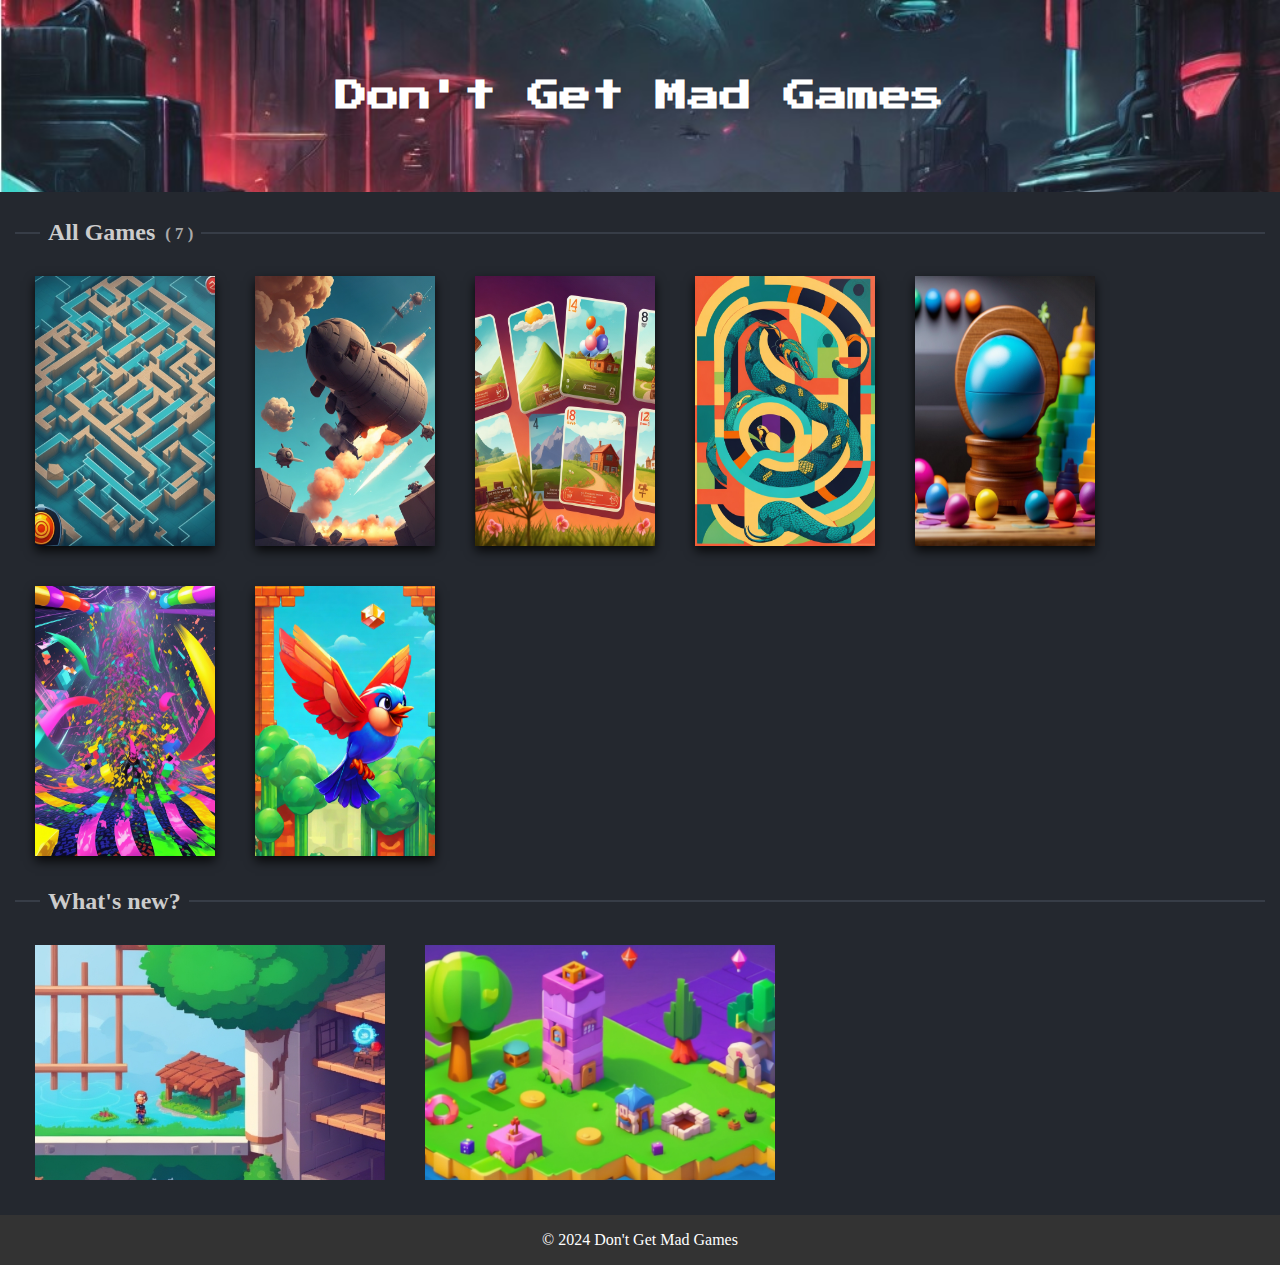
<file: index.html>
<!DOCTYPE html>
<html lang="en">

<head>
	<meta charset="UTF-8">
	<meta http-equiv="X-UA-Compatible" content="IE=edge">
	<meta name="viewport" content="width=device-width, initial-scale=1.0">
	<link rel="stylesheet" href="https://fonts.googleapis.com/css2?family=Press+Start+2P&display=swap">
	<link rel="stylesheet" href="style.css">
	<link rel="stylesheet" href="cards.css">
	<title>Don't Get Mad</title>
</head>
<style>
   header {
		font-family: 'Press Start 2P', cursive;
    }
  </style>
<body>
	<header>
		<h1><a href='index.html'>Don't Get Mad Games</a></h1>
	</header>

	<div class="wrapper">
		<h2><strong>All Games<span>( 7 )</span></strong></h2>
		<div class="cards">
			<a href="mazeGame/mazeGame.html">
				<figure class="card">
					<img src="images/mazegame.jpg" />
					<figcaption>Maze Game</figcaption>
				</figure>
			</a>
			<a href="BombsGame/BombsGame.html">
				<figure class="card">
					<img src="images/bombgame.jpg" />
					<figcaption>Escape The Bombs</figcaption>
				</figure>
			</a>
			<a href="MemoryGame/index.html">
				<figure class="card">
					<img src="images/memorycards.jpg" />
					<figcaption>Memory Master</figcaption>
				</figure>
			</a>
			<a href="SnakeGame/index.html">
				<figure class="card">
					<img src="images/snakegame.jpg" />
					<figcaption>Snake Game</figcaption>
				</figure>
			</a>
			<a href="ColorFrenzyGame/ColorFrenzy.html">
				<figure class="card">
					<img src="images/color-frenzy.jpg" />
					<figcaption>Color Frenzy Game</figcaption>
				</figure>
			</a>
			<a href="ColorShiftGame/index.html">
				<figure class="card">
					<img src="images/colorshifting.jpg" />
					<figcaption>Color Shift Game</figcaption>
				</figure>
			</a>
			<a href="FlappyBirdGame/index.html">
				<figure class="card">
					<img src="images/flappybg.jpg" />
					<figcaption>Flappy Bird Game</figcaption>
				</figure>
			</a>


		</div>
		<h2><strong>What's new?</strong></h2>
		<div class="news">
			<a href="article1.html">
				<figure class="article">
					<img src="images/article1.jpg" />
					<figcaption>
						<h3>The Allure of Small Web Games: A Brief Exploration of Casual Gaming</h3>
						<p>
							In the vast landscape of online entertainment, small web games have carved out a unique
							niche,
							captivating audiences with their simplicity, accessibility, and addictive gameplay.
						</p>
					</figcaption>
				</figure>
			</a>
			<a href="article2.html">
				<figure class="article">
					<img src="images/article2.jpg" />
					<figcaption>
						<h3>The Charm of Small Web Games: A Glimpse into JavaScript-Powered Fun</h3>
						<p>
							What makes these games particularly enchanting is not just their size but the magic woven by
							technologies like JavaScript, turning simple web pages into interactive playgrounds.
						</p>
					</figcaption>
				</figure>
			</a>
		</div>
	</div>


	<footer>
		<p>&copy; 2024 Don't Get Mad Games</p>
	</footer>

</body>

</html>
</file>
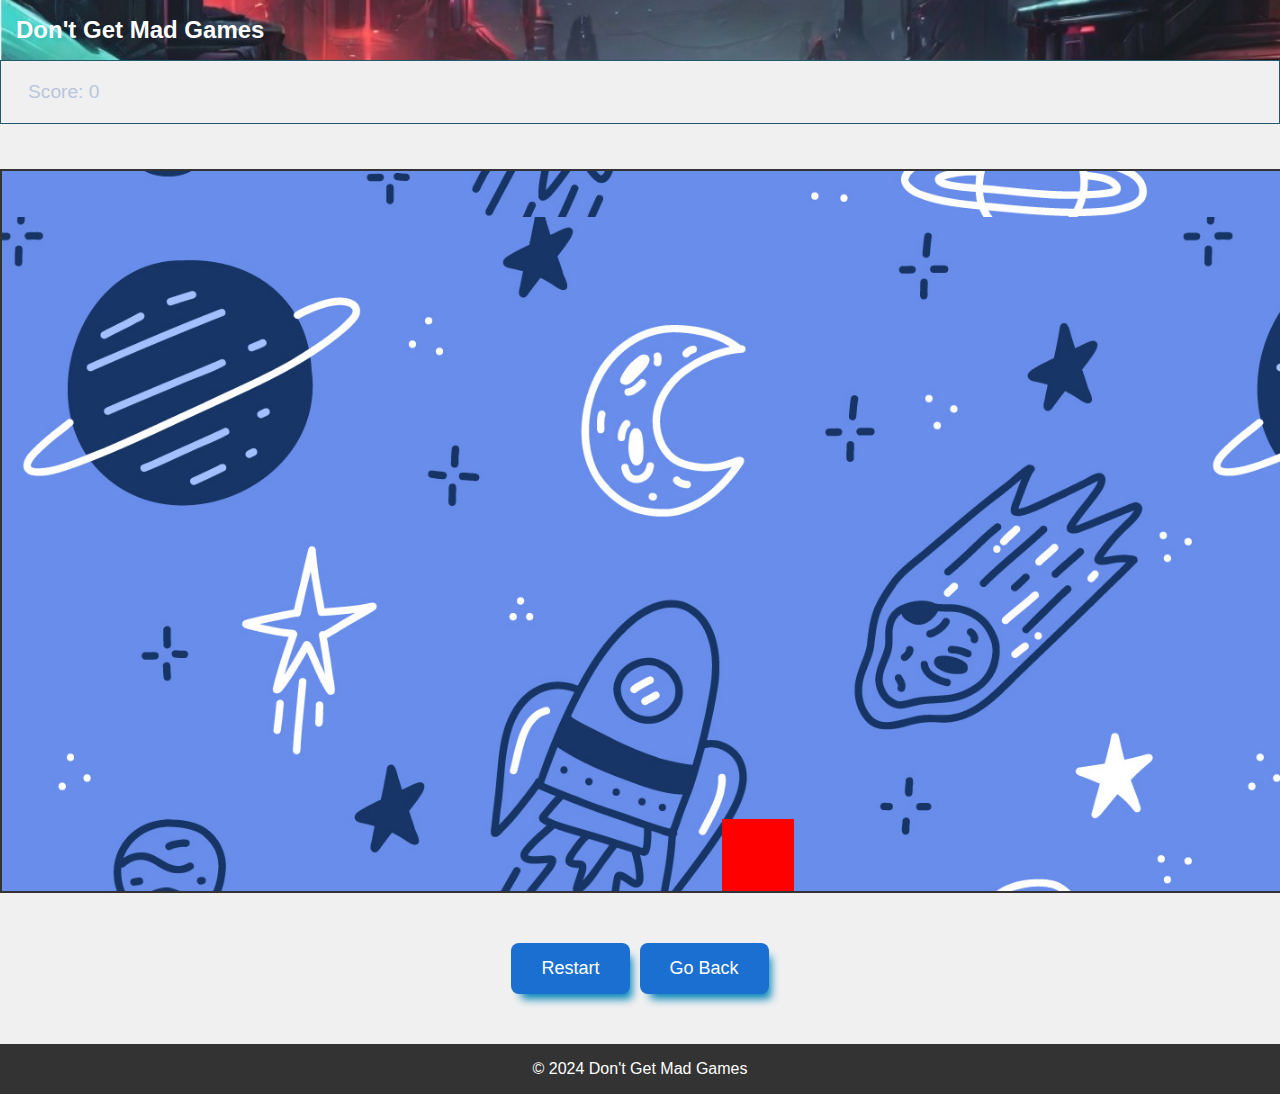
<file: ColorShiftGame/index.html>
<!DOCTYPE html>
<html lang="en">
<head>
  <meta charset="UTF-8">
  <meta name="viewport" content="width=device-width, initial-scale=1.0">
  <link rel="stylesheet" href="style.css">
  <title>Color Shift Game</title>
</head>
<body>
  <header>
    <h1><a href='../index.html'>Don't Get Mad Games</a></h1>
</header>
<span class="score">Score: 0</span>
  <div id="game-container">
    <div id="background"></div>
    <div id="background2"></div>
    <div id="player-square"></div>
    <div id="target-square"></div>
  </div>
  <div class="buttons">
    <button id="restart-btn">Restart</button>
      <button id="back-btn"><a href="../index.html">Go Back</a></button>
    </div>
  <footer>
    <p>&copy; 2024 Don't Get Mad Games</p>
</footer>

  <script>
    document.addEventListener('DOMContentLoaded', () => {
      const parallaxBg1 = document.getElementById('background');
      const parallaxBg2 = document.getElementById('background2');
      let scrollPosition = 0;

      function scrollBackground() {
        scrollPosition += 1;
        parallaxBg1.style.transform = `translate3d(0, ${scrollPosition}px, 0)`;
        parallaxBg2.style.transform = `translate3d(0, ${scrollPosition}px, 0)`; 

       
        if (scrollPosition >= parallaxBg1.clientHeight) {
          scrollPosition = 0;
        }

        requestAnimationFrame(scrollBackground);
      }

     
      scrollBackground();
    });
  </script>

  <script src="script.js"></script>

</body>
</html>
</file>
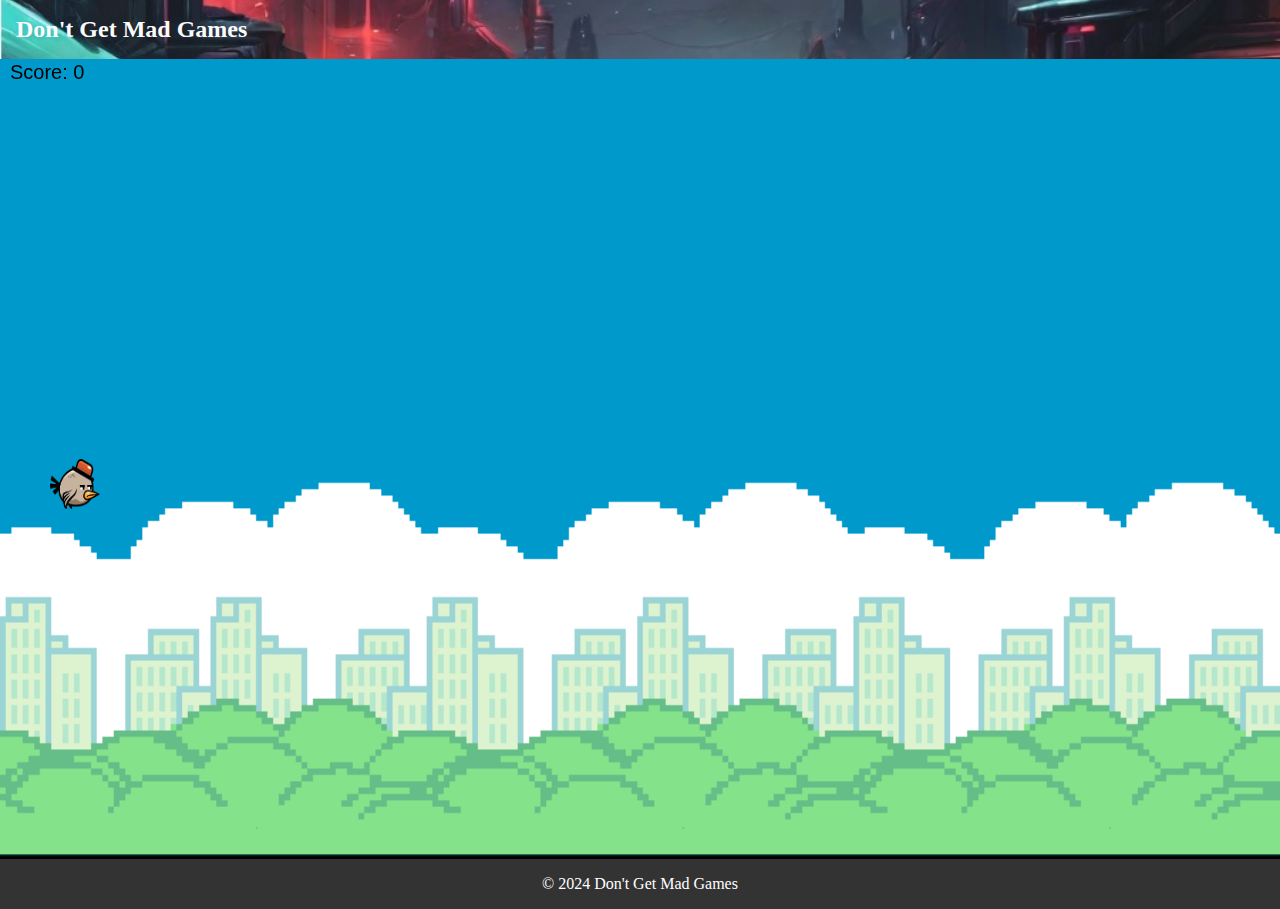
<file: FlappyBirdGame/index.html>
<!DOCTYPE html>
<html lang="en">
<head>
  <meta charset="UTF-8">
  <meta name="viewport" content="width=device-width, initial-scale=1.0">
  <title>Flappy Bird</title>
  <link rel="stylesheet" href="style.css">
</head>
<body>
    <header class="header">
        <h1><a href='../index.html'>Don't Get Mad Games</a></h1>
    </header>
  <canvas id="flappyBirdCanvas"></canvas>
  <div id="gameOverScreen" class="game-over-screen" style="display: none;">
    <h1>Game Over!</h1>
    <p id="finalScore">Your score is: <span id="scoreValue">0</span></p>
    <button id="restartButton">Restart</button>
    <button id="back-btn"><a href="../index.html">Go Back</a></button>
  </div>
  <footer>
    <p>&copy; 2024 Don't Get Mad Games</p>
</footer>
  <script src="script.js"></script>
</body>
</html>
</file>
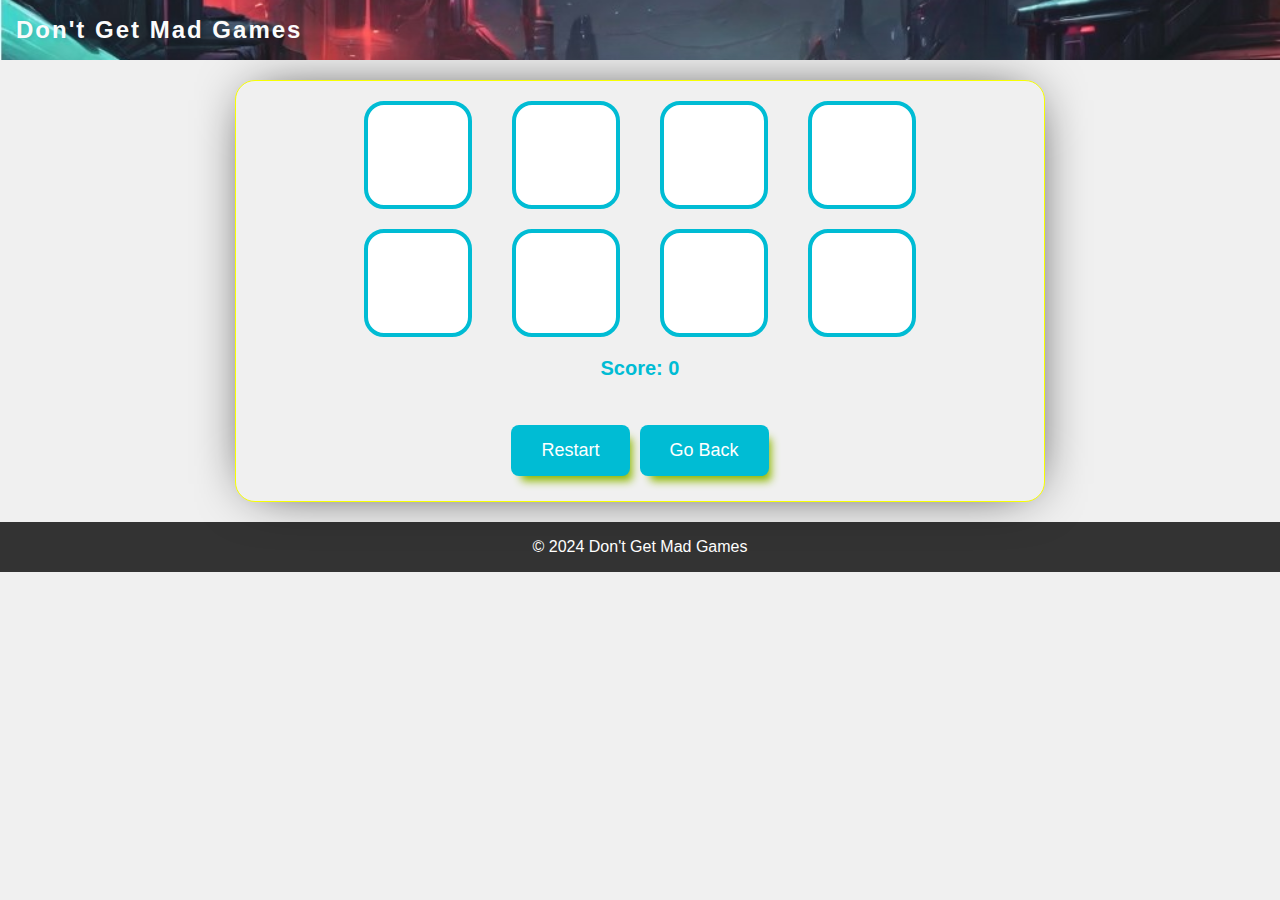
<file: MemoryGame/index.html>
<!DOCTYPE html>
<html lang="en">

<head>
	<meta charset="UTF-8">
	<meta http-equiv="X-UA-Compatible" content="IE=edge">
	<meta name="viewport" content="width=device-width, initial-scale=1.0">
	<link rel="stylesheet" href="style.css">
	<title>Don't Get Mad</title>
</head>

<body>
	<header class="header">
        <h1><a href='../index.html'>Don't Get Mad Games</a></h1>
    </header>

	<section id="game3">
		<div id="sequence-container"></div>
		<div id="player-container">
			<!-- First Row -->
			<div class="block" id="block-0" data-color="0"></div>
			<div class="block" id="block-1" data-color="1"></div>
			<div class="block" id="block-2" data-color="2"></div>
			<div class="block" id="block-3" data-color="3"></div>

			<!-- Second Row -->
			<div class="block" id="block-4" data-color="0"></div>
			<div class="block" id="block-5" data-color="1"></div>
			<div class="block" id="block-6" data-color="2"></div>
			<div class="block" id="block-7" data-color="3"></div>

		</div>
		<div id="score-value">Score: 0</div>
		<div id="total-score"></div>
		<div class="buttons">
		<button id="restart-btn">Restart</button>
		<button id="back-btn"><a href="../index.html">Go Back</a></button>
	</div>
	</section>


	<footer>
		<p>&copy; 2024 Don't Get Mad Games</p>
	</footer>


	<script src="script.js"></script>
</body>

</html>
</file>
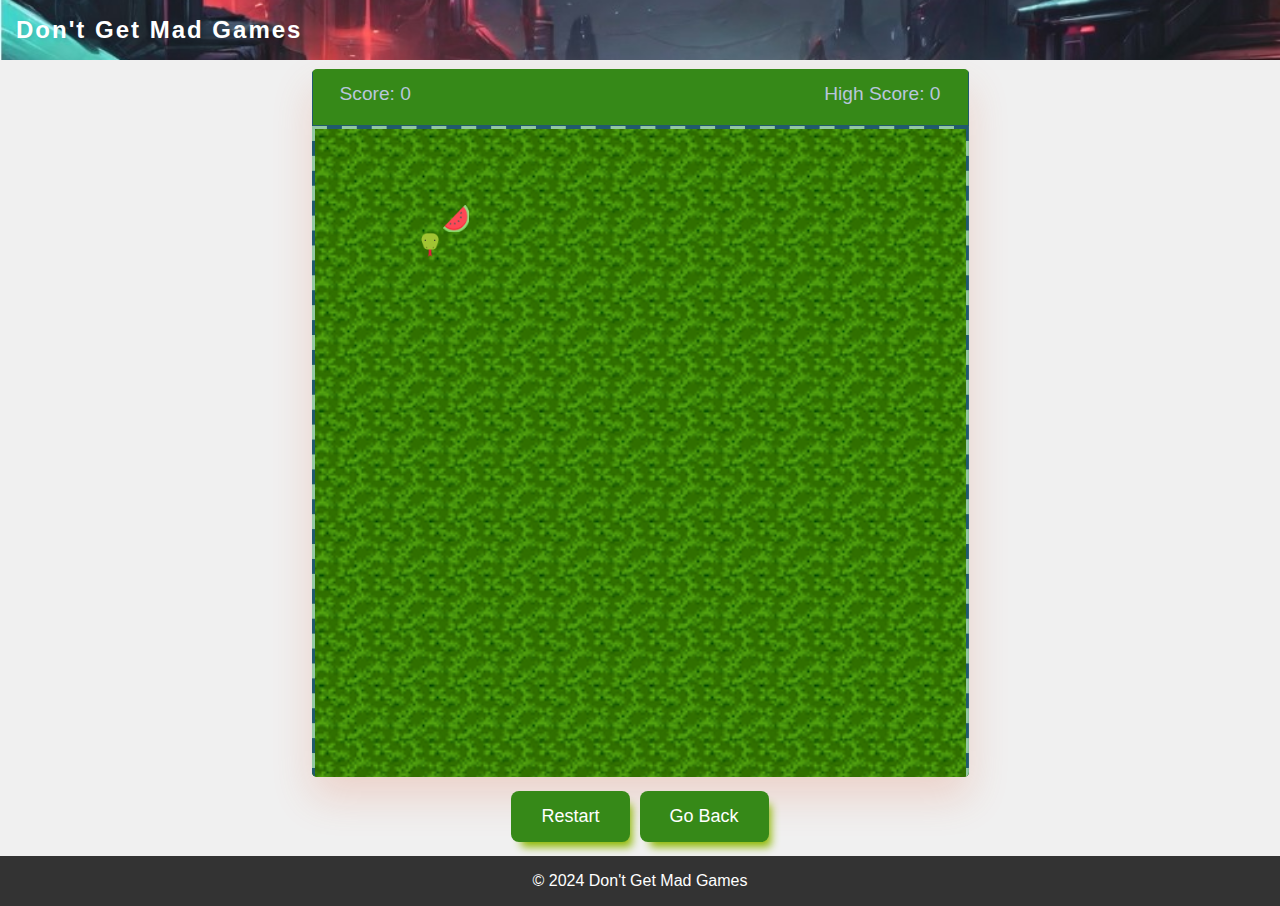
<file: SnakeGame/index.html>
<!DOCTYPE html>
<html lang="en" dir="ltr">
  <head>
    <meta charset="utf-8">
    <title>Snake Game</title>
    <link rel="stylesheet" href="style.css">
    <meta name="viewport" content="width=device-width, initial-scale=1.0">
    <link rel="stylesheet" href="https://cdnjs.cloudflare.com/ajax/libs/font-awesome/6.3.0/css/all.min.css">
    <script src="script.js" defer></script>
  </head>
  <body>
    <header class="header">
      <h1><a href='../index.html'>Don't Get Mad Games</a></h1>
  </header>
  <div class="container">
    <div class="wrapper">
      <div class="game-details">
        <span class="score">Score: 0</span>
        <span class="high-score">High Score: 0</span>
      </div>
      <div class="play-board"></div>
      <div class="controls">
        <i data-key="ArrowLeft" class="fa-solid fa-arrow-left-long"></i>
        <i data-key="ArrowUp" class="fa-solid fa-arrow-up-long"></i>
        <i data-key="ArrowRight" class="fa-solid fa-arrow-right-long"></i>
        <i data-key="ArrowDown" class="fa-solid fa-arrow-down-long"></i>
      </div>
    </div>
  </div>
  <div class="buttons">
  <button id="restart-btn">Restart</button>
		<button id="back-btn"><a href="../index.html">Go Back</a></button>
  </div>
  <footer>
		<p>&copy; 2024 Don't Get Mad Games</p>
	</footer>
  </body>
</html>
</file>
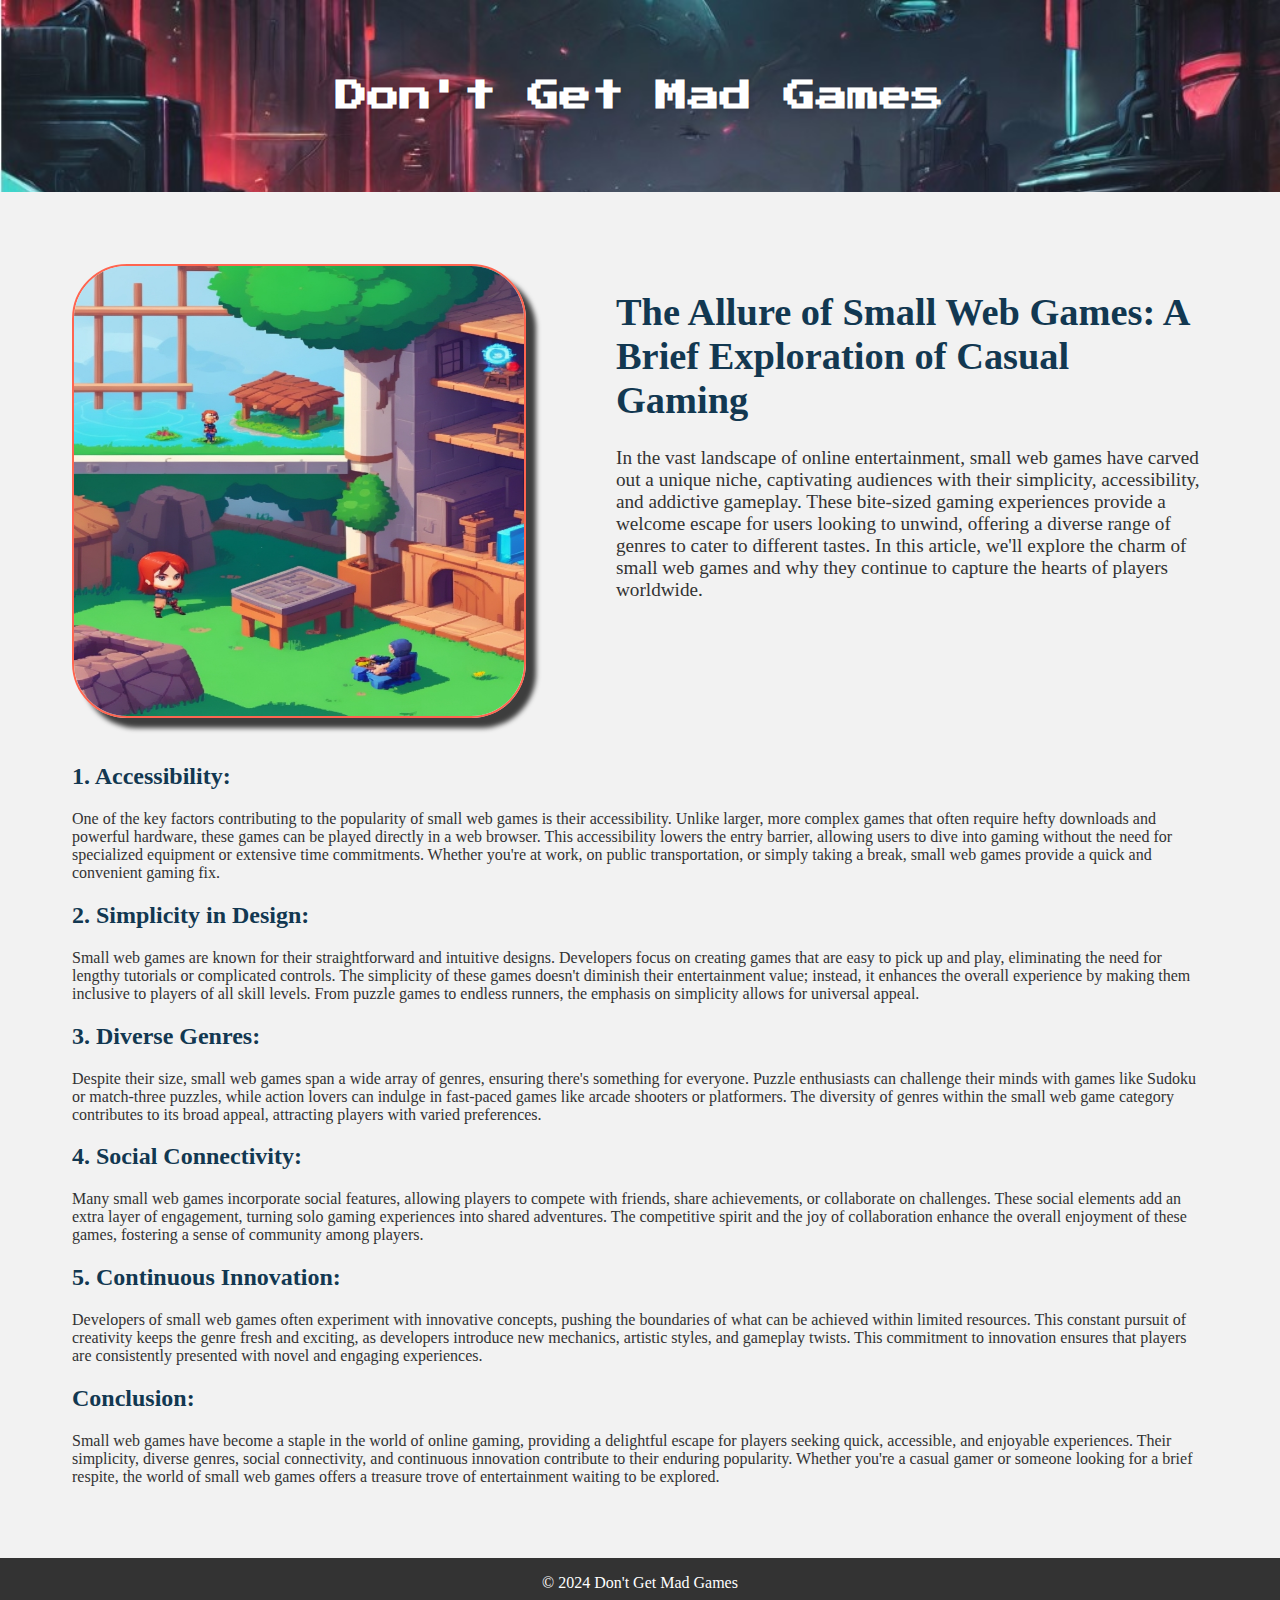
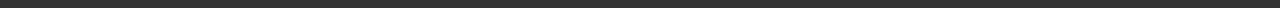
<file: article1.html>
<!DOCTYPE html>
<html lang="en">

<head>
    <meta charset="UTF-8">
    <meta http-equiv="X-UA-Compatible" content="IE=edge">
    <meta name="viewport" content="width=device-width, initial-scale=1.0">
    <link rel="stylesheet" href="https://fonts.googleapis.com/css2?family=Press+Start+2P&display=swap">
    <link rel="stylesheet" href="style.css">
    <title>The Allure of Small Web Games: A Brief Exploration of Casual Gaming</title>

</head>
<style>
    header {
         font-family: 'Press Start 2P', cursive;
     }
   </style>
<body>
    <header>
        <h1><a href='index.html'>Don't Get Mad Games</a></h1>
    </header>
    <div class="container-article">
        <div class="hero">
        <img src="images/article1.jpg" class="article-image"/>
        <div class="item1">
    <h1>The Allure of Small Web Games: A Brief Exploration of Casual Gaming</h1>
    <p >In the vast landscape of online entertainment, small web games have carved out a unique niche, 
        captivating audiences with their simplicity, accessibility, and addictive gameplay. These bite-sized 
        gaming experiences provide a welcome escape for users looking to unwind, offering a diverse range of 
        genres to cater to different tastes. In this article, we'll explore the charm of small web games and 
        why they continue to capture the hearts of players worldwide.</p>
    </div>
</div>
    <h2>1. Accessibility:</h2>
    <p>One of the key factors contributing to the popularity of small web games is their accessibility. 
        Unlike larger, more complex games that often require hefty downloads and powerful hardware, these 
        games can be played directly in a web browser. This accessibility lowers the entry barrier, allowing 
        users to dive into gaming without the need for specialized equipment or extensive time commitments. 
        Whether you're at work, on public transportation, or simply taking a break, small web games provide 
        a quick and convenient gaming fix.</p>

    <h2>2. Simplicity in Design:</h2>
    <p>Small web games are known for their straightforward and intuitive designs. Developers focus on 
        creating games that are easy to pick up and play, eliminating the need for lengthy tutorials or complicated controls. 
        The simplicity of these games doesn't diminish their entertainment value; instead, it enhances the overall experience 
        by making them inclusive to players of all skill levels. From puzzle games to endless runners, the emphasis on simplicity 
        allows for universal appeal.</p>

    <h2>3. Diverse Genres:</h2>
    <p>Despite their size, small web games span a wide array of genres, ensuring there's something for everyone. Puzzle 
        enthusiasts can challenge their minds with games like Sudoku or match-three puzzles, while action lovers can 
        indulge in fast-paced games like arcade shooters or platformers. The diversity of genres within the small web 
        game category contributes to its broad appeal, attracting players with varied preferences.</p>

    <h2>4. Social Connectivity:</h2>
    <p>Many small web games incorporate social features, allowing players to compete with friends, share achievements, 
        or collaborate on challenges. These social elements add an extra layer of engagement, turning solo gaming experiences 
        into shared adventures. The competitive spirit and the joy of collaboration enhance the overall enjoyment of these games, 
        fostering a sense of community among players.</p>

    <h2>5. Continuous Innovation:</h2>
    <p>Developers of small web games often experiment with innovative concepts, pushing the boundaries of what can be 
        achieved within limited resources. This constant pursuit of creativity keeps the genre fresh and exciting, as developers 
        introduce new mechanics, artistic styles, and gameplay twists. This commitment to innovation ensures that players are 
        consistently presented with novel and engaging experiences.</p>

    <h2>Conclusion:</h2>
    <p>Small web games have become a staple in the world of online gaming, providing a delightful escape for players seeking quick, 
        accessible, and enjoyable experiences. Their simplicity, diverse genres, social connectivity, and continuous innovation contribute 
        to their enduring popularity. Whether you're a casual gamer or someone looking for a brief respite, the world of small web 
        games offers a treasure trove of entertainment waiting to be explored.</p>
</div>
    <footer>
        <p>&copy; 2024 Don't Get Mad Games</p>
    </footer>
</body>

</html>
</file>
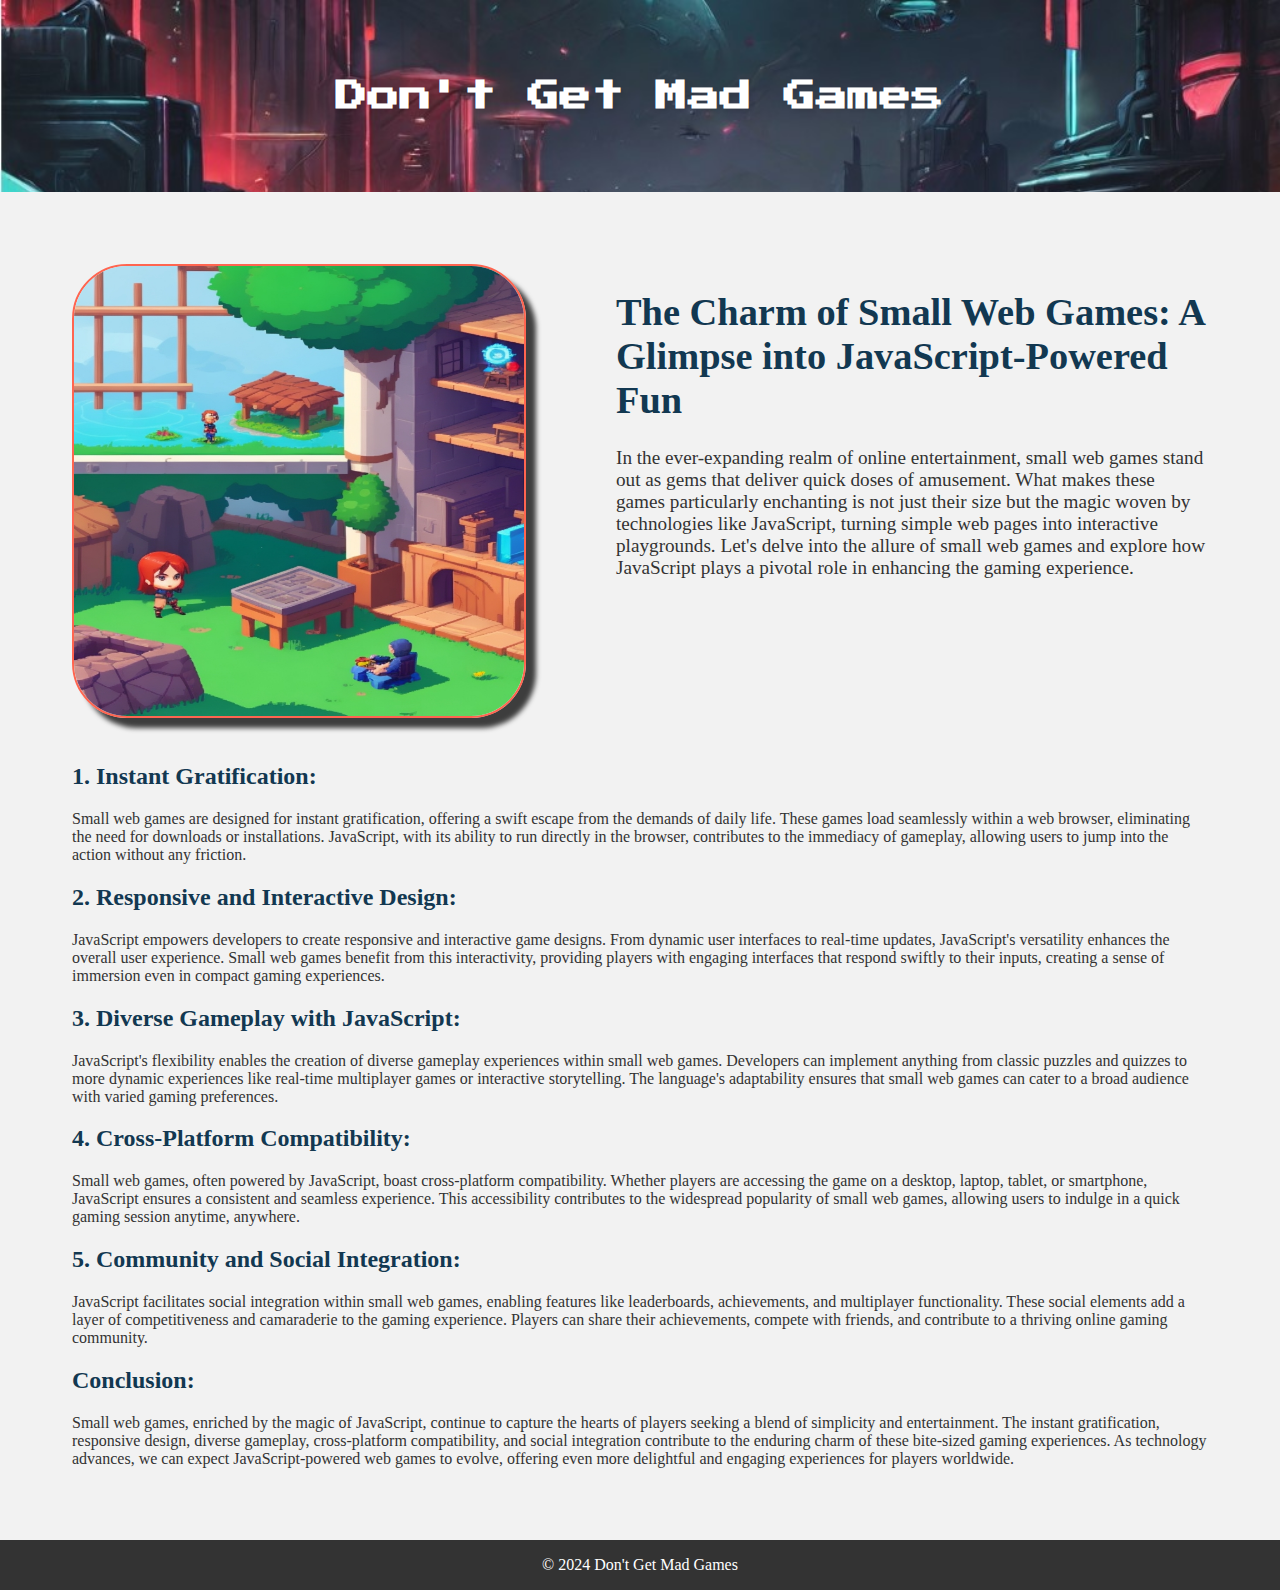
<file: article2.html>
<!DOCTYPE html>
<html lang="en">

<head>
    <meta charset="UTF-8">
    <meta http-equiv="X-UA-Compatible" content="IE=edge">
    <meta name="viewport" content="width=device-width, initial-scale=1.0">
    <link rel="stylesheet" href="https://fonts.googleapis.com/css2?family=Press+Start+2P&display=swap">
    <link rel="stylesheet" href="style.css">
    <title>The Charm of Small Web Games: A Glimpse into JavaScript-Powered Fun</title>

</head>
<style>
    header {
         font-family: 'Press Start 2P', cursive;
     }
   </style>
<body>
    <header >
        <h1><a href='index.html'>Don't Get Mad Games</a></h1>
    </header>
    <div class="container-article">
        <div class="hero">
            <img src="images/article1.jpg" class="article-image" />
            <div class="item1">
                <h1>The Charm of Small Web Games: A Glimpse into JavaScript-Powered Fun</h1>
                <p>In the ever-expanding realm of online entertainment, small web games stand out as gems that deliver
                    quick doses
                    of amusement. What makes these games particularly enchanting is not just their size but the magic
                    woven by
                    technologies like JavaScript, turning simple web pages into interactive playgrounds. Let's delve
                    into the
                    allure of small web games and explore how JavaScript plays a pivotal role in enhancing the gaming
                    experience.</p>
            </div>
        </div>

        <h2>1. Instant Gratification:</h2>
        <p>Small web games are designed for instant gratification, offering a swift escape from the demands of daily
            life. These games load seamlessly within a web browser, eliminating the need for downloads or installations.
            JavaScript, with its ability to run directly in the browser, contributes to the immediacy of gameplay,
            allowing
            users to jump into the action without any friction.</p>

        <h2>2. Responsive and Interactive Design:</h2>
        <p>JavaScript empowers developers to create responsive and interactive game designs.
            From dynamic user interfaces to real-time updates, JavaScript's versatility enhances
            the overall user experience. Small web games benefit from this interactivity, providing
            players with engaging interfaces that respond swiftly to their inputs, creating a sense of
            immersion even in compact gaming experiences.</p>

        <h2>3. Diverse Gameplay with JavaScript:</h2>
        <p>JavaScript's flexibility enables the creation of diverse gameplay experiences within small
            web games. Developers can implement anything from classic puzzles and quizzes to more dynamic
            experiences like real-time multiplayer games or interactive storytelling. The language's adaptability
            ensures that small web games can cater to a broad audience with varied gaming preferences.</p>

        <h2>4. Cross-Platform Compatibility:</h2>
        <p>Small web games, often powered by JavaScript, boast cross-platform compatibility. Whether players are
            accessing the game on a desktop, laptop, tablet, or smartphone, JavaScript ensures a consistent and
            seamless experience. This accessibility contributes to the widespread popularity of small web games,
            allowing users to indulge in a quick gaming session anytime, anywhere.</p>

        <h2>5. Community and Social Integration:</h2>
        <p>JavaScript facilitates social integration within small web games, enabling features like leaderboards,
            achievements, and multiplayer functionality. These social elements add a layer of competitiveness and
            camaraderie to the gaming experience. Players can share their achievements, compete with friends, and
            contribute to a thriving online gaming community.</p>

        <h2>Conclusion:</h2>
        <p>Small web games, enriched by the magic of JavaScript, continue to capture the hearts of players seeking a
            blend of simplicity and entertainment. The instant gratification, responsive design, diverse gameplay,
            cross-platform compatibility, and social integration contribute to the enduring charm of these bite-sized
            gaming experiences. As technology advances, we can expect JavaScript-powered web games to evolve, offering
            even more delightful and engaging experiences for players worldwide.</p>
    </div>
    <footer>
        <p>&copy; 2024 Don't Get Mad Games</p>
    </footer>
</body>

</html>
</file>
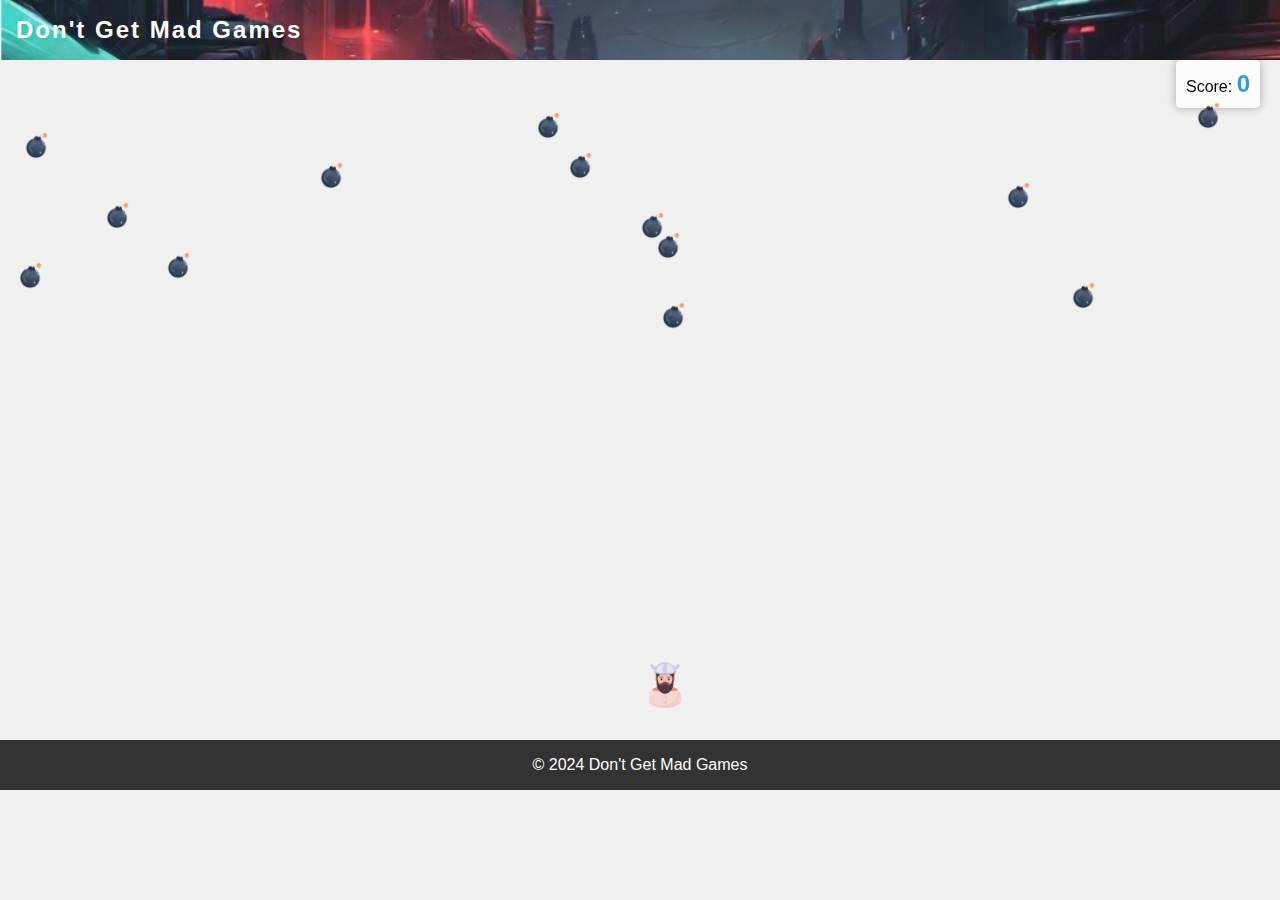
<file: BombsGame/BombsGame.html>
<!DOCTYPE html>
<html lang="en">

<head>

    <head>
        <meta charset="UTF-8">
        <meta http-equiv="X-UA-Compatible" content="IE=edge">
        <meta name="viewport" content="width=device-width, initial-scale=1.0">
        <link rel="stylesheet" href="style.css">

        <title>Don't Get Mad</title>
    </head>

<body>
    <header class="header">
        <h1><a href='../index.html'>Don't Get Mad Games</a></h1>
    </header>
    <section id="game">
        <div id="game-container">
            <div id="player-container">
                <div id="player"></div>
            </div>

            <div id="score-container">
                Score: <span id="score">0</span>
            </div>
        </div>
    </section>

    <section id="win-tab" style="display: none;">
        <div class="win-container">
            <h2>Congratulations! You Win!</h2>
            <p>Thanks for playing our game. You've reached the winning score!</p>
            <button id="restart-btn-win" class='glowing-btn'><span class='glowing-txt'>RE<span class='faulty-letter'>STA</span>RT</span></button>
            <img src="winner.gif" alt="Winner's Trophy" class="trophy-img">
            <button id="restart-btn-back" class='glowing-btn'><a href='../index.html'><span class='glowing-txt'>GO<span class='faulty-letter'> BA</span>CK</span></a></button>
        </div>
    </section>


    <footer>
        <p>&copy; 2024 Don't Get Mad Games</p>
    </footer>




    <script src="script.js"></script>

</body>

</html>
</file>
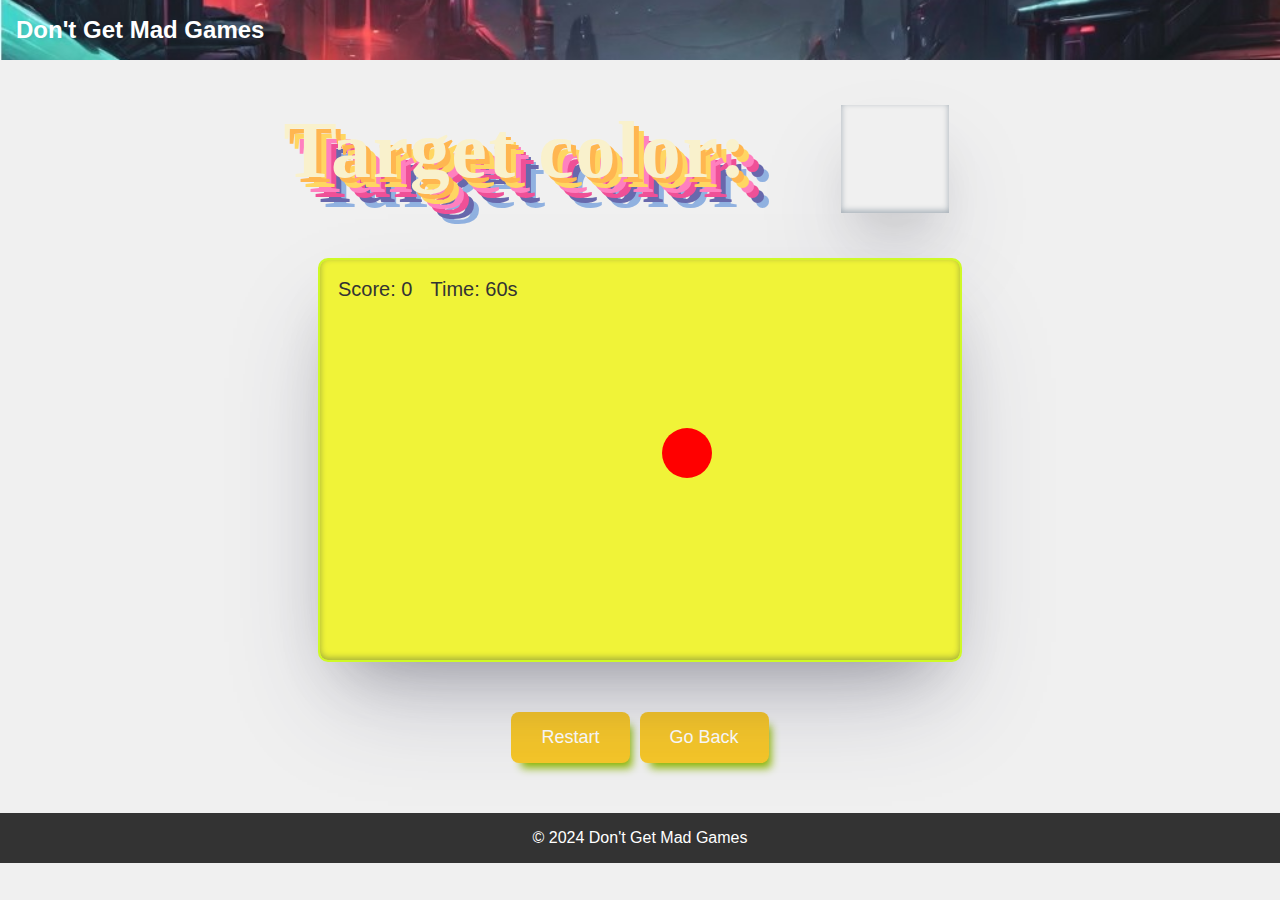
<file: ColorFrenzyGame/ColorFrenzy.html>
<!DOCTYPE html>
<html lang="en">

<head>
    <meta charset="UTF-8">
    <meta name="viewport" content="width=device-width, initial-scale=1.0">
    <title>Color Frenzy Challenge</title>
    <link rel="stylesheet" href="style.css">
</head>

<body>
    <header>
        <h1><a href='../index.html'>Don't Get Mad Games</a></h1>
    </header>

    <div class="header">
        <h1 class="header-text">Target color:</h1>
        <div id="target"></div>
    </div>

    <div id="game-container">
        <div id="moving-object"></div>
        <div id="score">Score: 0</div>
        <div id="timer">Time: 60s</div>
    </div>

    <div class="buttons">
        <button id="restart-btn">Restart</button>
        <button id="back-btn"><a href="../index.html">Go Back</a></button>
    </div>


    <!-- Game Over Modal -->
    <div id="game-over-modal" class="modal">
        <div class="modal-content">
            <span class="close" onclick="closeGameOverModal()">&times;</span>
            <p>Game Over! Your score: <span id="final-score">0</span></p>
            <button id="try-again-button">Try Again</button>
        </div>
    </div>



    <footer>
        <p>&copy; 2024 Don't Get Mad Games</p>
    </footer>
    <script src="script.js"></script>
</body>

</html>
</file>
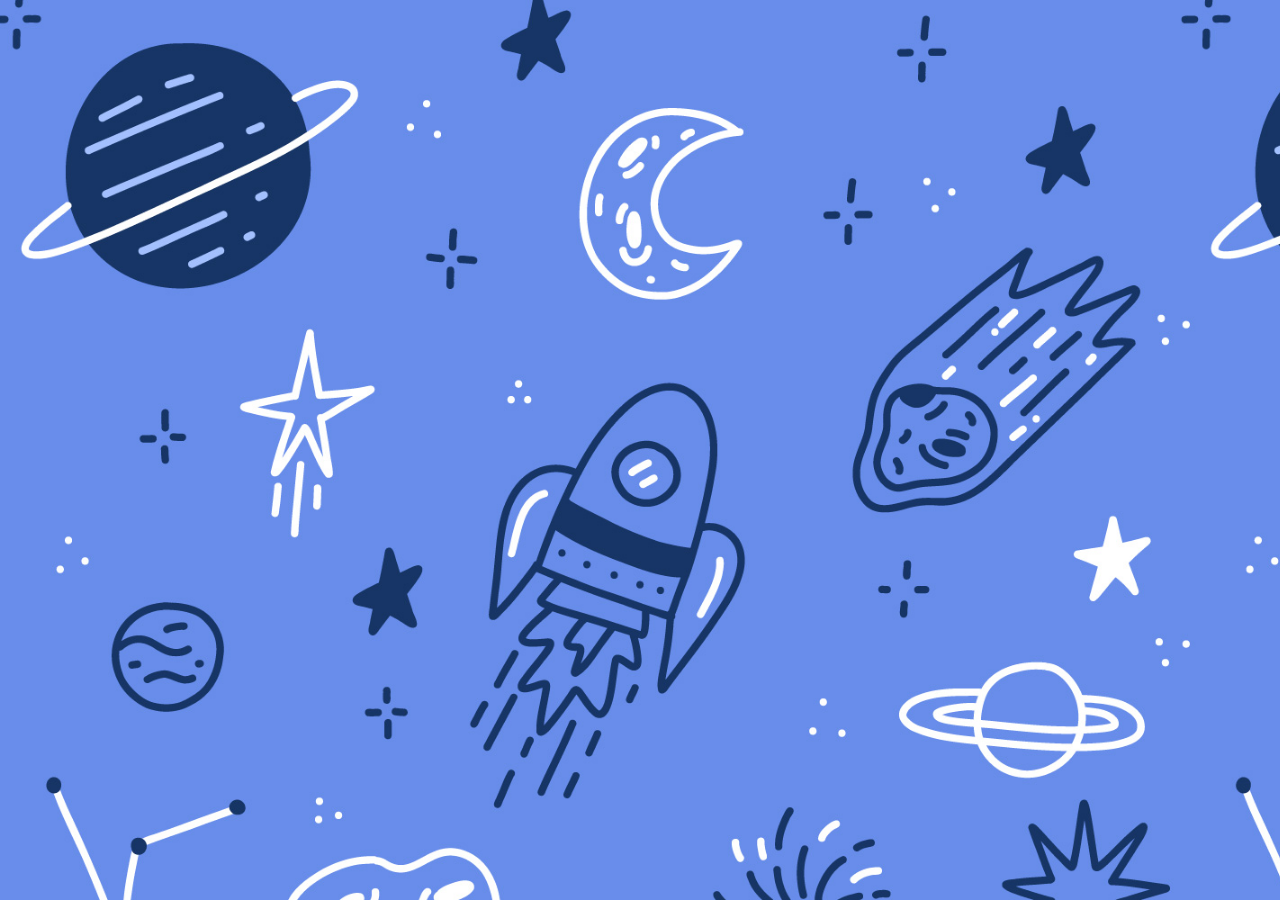
<file: ColorShiftGame/ff.html>
<!DOCTYPE html>
<html lang="en">
<head>
  <meta charset="UTF-8">
  <meta name="viewport" content="width=device-width, initial-scale=1.0">
  <style>
    body {
      margin: 0;
      overflow: hidden;
    }
    .parallax-container {
      width: 100%;
      height: 100vh; /* Adjust the height based on your needs */
      overflow: hidden;
      position: relative;
    }
    .parallax-bg {
      width: 100%;
      height: 200vh; /* Adjust the height based on your needs */
      background-image: url('bg1.jpg'); /* Replace with your actual image path */
      background-size: cover;
      position: absolute;
      top: 0;
      left: 0;
      transform: translateZ(0); /* Create a new stacking context to prevent jittering */
    }
  </style>
</head>
<body>
  <div class="parallax-container">
    <div class="parallax-bg"></div>
  </div>

  <script>
    // Wait for the DOM to be fully loaded
    document.addEventListener('DOMContentLoaded', () => {
      const parallaxContainer = document.querySelector('.parallax-container');
      const parallaxBg = document.querySelector('.parallax-bg');

      // Parallax effect on scroll
      window.addEventListener('scroll', () => {
        const scrollOffset = window.scrollY;
        parallaxBg.style.transform = `translate3d(0, -${scrollOffset * 0.5}px, 0)`;
      });
    });
  </script>
</body>
</html>
</file>
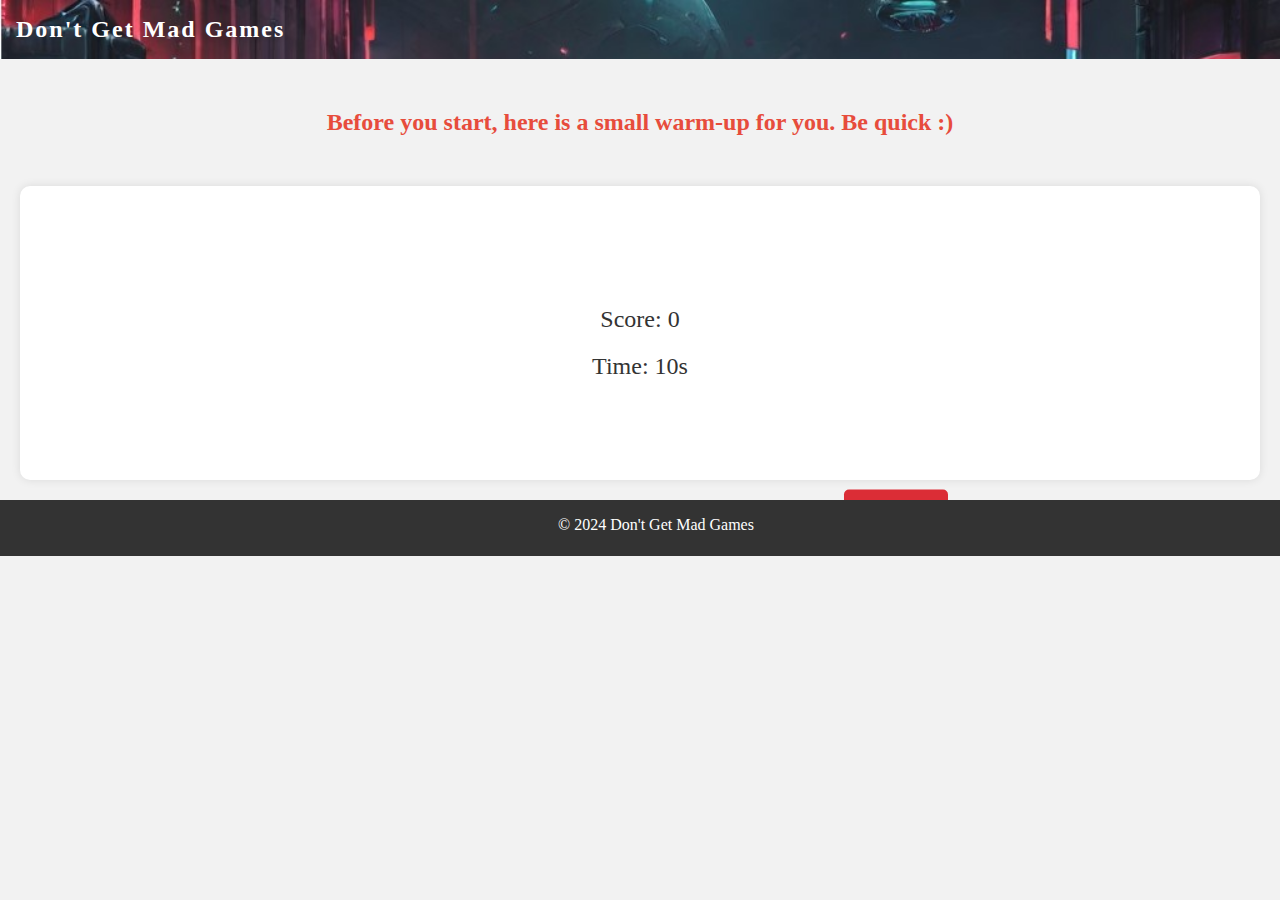
<file: mazeGame/mazeGame.html>
<!DOCTYPE html>
<html lang="en">

<head>
    <meta charset="UTF-8">
    <meta http-equiv="X-UA-Compatible" content="IE=edge">
    <meta name="viewport" content="width=device-width, initial-scale=1.0">
    <link rel="stylesheet" href="style.css">
    <link rel="stylesheet" href="../style.css">
    <title>Don't Get Mad</title>
</head>

<body>
    <div id="container">
    <header class="header">
        <h1><a href='../index.html'>Don't Get Mad Games</a></h1>
    </header>
    <h1 id="info">Before you start, here is a small warm-up for you. Be quick :)</h1>
    <section id="game-container" class="game-section">
        <button id="click-btn" onclick="handleClick()">Click me!</button>
        <div id="score"></div>
        <div id="level"></div>
        <div id="timer"></div>
    </section>

    <section id="game1" class="game-section">
        <div id="maze-container"></div>
        <div class="info" id="info">Use arrow keys to move. Reach the red goal to win!</div>
        <button id="restart-btn">Restart Level</button>
    </section>

    <section id="game2" class="game-section">
        <div id="maze-container2"></div>
        <div class="info" id="info2">Use arrow keys to move. Reach the red goal to win!</div>
        <button id="restart-btn2">Restart Level</button>
    </section>

    <section id="game3" class="game-section">
        <div id="maze-container3"></div>
        <div class="info" id="info3">Use arrow keys to move. Reach the red goal to win!</div>
        <button id="restart-btn3">Restart Level</button>
        <button id="play-victory-sound" style="background-color:white; color:brown"></button>
    </section>

    <span id="gameend" class="game-section">
        <img src="../images/jumpscare.gif" alt="image" style="width:100vw" />
        <audio id="jumpscare-sound" autoplay>
            <source src="../images/jumpscare-sound.mp3" type="audio/mpeg">
            Your browser does not support the audio element.
        </audio>
    </span>
    <footer class="footer">
        <p>&copy; 2024 Don't Get Mad Games</p>
    </footer>
</div>




    <script src="script.js"></script>
    <script src="clicker.js"></script>
    <script src="maze.js"></script>
    <script src="maze2.js"></script>
    <script src="maze3.js"></script>

</body>

</html>
</file>
<file: style.css>
body {
    margin: 0;
    padding: 0;
    background-color: #f2f2f2;
    color: #333;
}

header,
footer {
    background-color: #333;
    color: #fff;
    padding: 1em;
    text-align: center;
}

header h1 {
    font-size: 2em;
    margin: 0;
    color: #ffffff;
}

header {
    background-image: url('./images/bg1.jpg');
    background-size:cover;
    background-color: #055e74;
    padding: 5em 0;
    text-shadow: 2px 2px 4px rgba(0, 0, 0, 0.1);
}

footer p {
    margin: 0;
}

section {
    margin: 20px;
    padding: 100px 20px;
    background-color: #fff;
    box-shadow: 0 0 10px rgba(0, 0, 0, 0.1);
    display: flex;
    flex-direction: column;
    align-items: center;
    justify-content: center;
    border-radius: 10px;
}

#info {
    text-align: center;
    font-size: 1.5em;
    color: #e74c3c;
    margin-top: 50px;
}


.container-article {
    margin: 8vmin;
}

h1 {
    color: #123851;
}

h2 {
    color: #123851;
}

a{
    text-decoration: none;
    color: inherit;
}

.hero {
    display: grid;
    column-gap: 10vmin;
    margin-bottom: 5vmin;
    font-size: 1.2em;
}

.article-image {
    width: 50vmin;
    height: 50vmin;
    border-radius: 55px 55px 55px 55px;
    -webkit-border-radius: 55px 55px 55px 55px;
    -moz-border-radius: 55px 55px 55px 55px;
    border: 2px solid #ff6550;
    box-shadow: 10px 10px 5px 0px rgba(0, 0, 0, 0.75);
    -webkit-box-shadow: 10px 10px 5px 0px rgba(0, 0, 0, 0.75);
    -moz-box-shadow: 10px 10px 5px 0px rgba(0, 0, 0, 0.75);
    grid-column-start: 1;
    grid-column-end: 2;
}

.article-image:hover {
    opacity: 90%;
    box-shadow: 10px 10px 5px 0px rgba(0, 203, 248, 0.75);
    -webkit-box-shadow: 10px 10px 5px 0px rgba(0, 203, 248, 0.75);
    -moz-box-shadow: 10px 10px 5px 0px rgba(0, 203, 248, 0.75);
}

.item1 {
    grid-column-start: 2;
    grid-column-end: 3;
}
</file>
<file: cards.css>
.abs,
h2:after,
.cards .card figcaption,
.cards .card:after,
.news .card figcaption,
.news .card:after,
.news .article figcaption {
  position: absolute;
}
.rel,
h2,
h2 strong,
.cards .card,
.news .card,
.news .article {
  position: relative;
}
.fix {
  position: fixed;
}
.dfix {
  display: inline;
}
.dib {
  display: inline-block;
}
.db {
  display: block;
}
.dn {
  display: none;
}
.df,
.cards,
.news {
  display: flex;
}
.dif {
  display: inline-flex;
}
.dg {
  display: grid;
}
.dig {
  display: inline-grid;
}
.vm,
h2,
h2 strong,
h2 span {
  vertical-align: middle;
}
body {
  background: #24282f;
  font-family: 'Alegreya Sans';
}
.wrapper {
  padding: 15px;
}
h2 {
  padding: 10px;
  padding-left: 25px;
  color: #ccc;
  margin: 0;
}
h2 strong {
  z-index: 2;
  background: #24282f;
  padding: 4px 8px;
}
h2 span {
  font-size: 0.7em;
  color: #aaa;
  margin-left: 10px;
}
h2:after {
  content: '';
  z-index: 1;
  bottom: 50%;
  margin-bottom: -2px;
  height: 2px;
  left: 0;
  right: 0;
  background: #373d47;
}
.cards,
.news {
  flex-flow: row wrap;
}
.cards .card,
.news .card {
  margin: 20px;
  width: 180px;
  height: 270px;
  overflow: hidden;
  box-shadow: 0 5px 10px rgba(0,0,0,0.8);
  transform-origin: center top;
  transform-style: preserve-3d;
  transform: translateZ(0);
  transition: 0.3s;
}
.cards .card img,
.news .card img {
  width: 100%;
  min-height: 100%;
}
.cards .card figcaption,
.news .card figcaption {
  bottom: 0;
  left: 0;
  right: 0;
  padding: 20px;
  padding-bottom: 10px;
  font-size: 20px;
  background: none;
  color: rgb(255, 255, 255);
  transform: translateY(100%);
  transition: 0.3s;
}
.cards .card:after,
.news .card:after {
  content: '';
  z-index: 10;
  width: 200%;
  height: 100%;
  top: -90%;
  left: -20px;
  opacity: 0.1;
  transform: rotate(45deg);
  background: linear-gradient(to top, transparent, #fff 15%, rgba(255,255,255,0.5));
  transition: 0.3s;
}
.cards .card:hover,
.news .card:hover,
.cards .card:focus,
.news .card:focus,
.cards .card:active,
.news .card:active {
  box-shadow: 0 8px 16px 3px rgba(0,0,0,0.6);
  transform: translateY(-3px) scale(1.05) rotateX(15deg);
}
.cards .card:hover figcaption,
.news .card:hover figcaption,
.cards .card:focus figcaption,
.news .card:focus figcaption,
.cards .card:active figcaption,
.news .card:active figcaption {
  transform: none;
}
.cards .card:hover:after,
.news .card:hover:after,
.cards .card:focus:after,
.news .card:focus:after,
.cards .card:active:after,
.news .card:active:after {
  transform: rotate(25deg);
  top: -40%;
  opacity: 0.15;
}
.news .article {
  overflow: hidden;
  width: 350px;
  height: 235px;
  margin: 20px;
}
.news .article img {
  width: 100%;
  min-height: 100%;
  transition: 0.2s;
}
.news .article figcaption {
  font-size: 14px;
  text-shadow: 0 1px 0 rgba(51,51,51,0.3);
  color: #fff;
  left: 0;
  right: 0;
  top: 0;
  bottom: 0;
  padding: 40px;
  box-shadow: 0 0 2px rgba(0,0,0,0.2);
  background: rgba(6,18,53,0.6);
  opacity: 0;
  transform: scale(1.15);
  transition: 0.2s;
}
.news .article figcaption h3 {
  color: #3792e3;
  font-size: 16px;
  margin-bottom: 0;
  font-weight: bold;
}
.news .article:hover img,
.news .article:focus img,
.news .article:active img {
  filter: blur(3px);
  transform: scale(0.97);
}
.news .article:hover figcaption,
.news .article:focus figcaption,
.news .article:active figcaption {
  opacity: 1;
  transform: none;
}
</file>
<file: ColorShiftGame/style.css>
body {
  font-family: 'Arial', sans-serif;
  margin: 0;
  padding: 0;
  text-align: center;
  align-items: center;
  height: 100vh;
  background-color: #f0f0f0;
}

header,
footer {
  background-color: #333;
  color: #fff;
  padding: 1em;
  text-align: center;
}

header h1 {
  font-size: 1.5em;
  margin: 0;
  color: #ffffff;
  text-align: left;
}

header {
  background-image: url('../images/bg1.jpg');
  background-size: cover;
  background-position: center;

  text-shadow: 2px 2px 4px rgba(0, 0, 0, 0.1);
}

footer p {
  margin: 0;
}

a {
  text-decoration: none;
  color: inherit;
}

.score{
  color: #B8C6DC;
  font-weight: 500;
  font-size: 1.2rem;
  padding: 20px 27px;
  display: flex;
  justify-content: space-between;
  border: solid #215A6D 1px;
}
.buttons {
  margin-top: 0.5vmin;
  margin-bottom: 5vmin;
  display: flex;
  flex-wrap: wrap;
  justify-content: center;
}

button {
  padding: 15px 30px;
  background-color: #1a6fd0;
  color: #fff;
  font-size: 18px;
  border: none;
  border-radius: 8px;
  cursor: pointer;
  display: inline;
  margin: 5px;
  -webkit-box-shadow: 6px 9px 8px -4px rgb(0, 142, 236);
  -moz-box-shadow: 6px 9px 8px -4px rgb(0, 142, 236);
  box-shadow: 6px 9px 8px -4px rgb(0, 132, 184);

}

button:hover {
  background-color: #008ba3;
}

#game-container {
  margin: 5vmin auto;
  width: 160vmin;
  position: relative;
  height: 80vmin;
  border: 2px solid #333;
  overflow: hidden;
  background-color: rgb(239, 191, 0);
}

#background {
  width: 100%;
  height: 200vh;
  background-image: url('bg1.jpg');
  background-size: cover;
  position: absolute;
  top: 0;
  left: 0;
}

#background2{
  width: 100%;
  height: 200vh; 
  background-image: url('bg1.jpg'); 
  background-size: cover;
  position: absolute;
  top: -200vh;
  left: 0;
}

#player-square, #target-square {
  width: 5%;
  height: 10%;
  position: absolute;
}

.obstacle{
  width: 90%;
  height: 10%;
  position: absolute;
}
</file>
<file: FlappyBirdGame/style.css>
header,
footer {
    background-color: #333;
    color: #fff;
    padding: 1em;
    text-align: center;
}

header h1 {
    font-size: 1.5em;
    margin: 0;
    color: #fbfbfb;
    text-align: left;
}

header {
    background-image: url('../images/bg1.jpg');
    background-size:cover;
    background-position: center;
    text-shadow: 2px 2px 4px rgba(0, 0, 0, 0.1);
}

footer p {
    margin: 0;
}

a {
    text-decoration: none;
    color: inherit;
}
  
body {
    margin: 0;
    overflow: hidden;
  }
  
  canvas {
    display: block;
  }
  
  #gameOverScreen {
    position: absolute;
    top: 50%;
    left: 50%;
    transform: translate(-50%, -50%);
    text-align: center;
    display: none;
  }
  
  .game-over-screen {
    background-color: rgba(255, 255, 255, 0.8);
    padding: 20px;
    border-radius: 10px;
    box-shadow: 0 4px 8px rgba(0, 0, 0, 0.1);
  }
  
  h1 {
    color: #ff4500;
  }
  
  #finalScore {
    margin-top: 10px;
    font-size: 18px;
  }
  
  #scoreValue {
    font-weight: bold;
    color: #ff4500;
  }
  
  #restartButton, #back-btn {
    background-color: #ff4500;
    color: #fff;
    border: none;
    padding: 10px 20px;
    font-size: 16px;
    cursor: pointer;
    border-radius: 5px;
    margin-top: 20px;
    transition: background-color 0.3s;
  }
  
  #restartButton:hover {
    background-color: #e04100;
  }
</file>
<file: MemoryGame/style.css>
body {
    font-family: 'Arial', sans-serif;
    margin: 0;
    padding: 0;
    background-color: #f0f0f0;
    height: 100vh;
}

header,
footer {
    background-color: #333;
    color: #fff;
    padding: 1em;
    text-align: center;
}

header h1 {
    font-size: 1.5em;
    margin: 0;
    color: #fbfbfb;
    text-align: left;
}

header {
    background-image: url('../images/bg1.jpg');
    background-size:cover;
    background-position: center;
    text-shadow: 2px 2px 4px rgba(0, 0, 0, 0.1);
}

footer p {
    margin: 0;
}

#game-container {
    max-width: 1500px;
    width: 100%;
    text-align: center;
}

h1 {
    font-size: 48px;
    margin-bottom: 30px;
    letter-spacing: 2px;
}


section#game3 {
    margin: 20px auto;
    padding: 20px;
    background-color: #f0f0f0;
    box-shadow: 0 0 20px rgba(0, 0, 0, 0.2);
    display: flex;
    flex-direction: column;
    align-items: center;
    justify-content: center;
    position: relative;
    width: 60%;
    border-radius: 20px;
    border:1px solid#f7ff02;
    -webkit-box-shadow: 1px 1px 55px -19px rgba(0,0,0,1);
-moz-box-shadow: 1px 1px 55px -19px rgba(0,0,0,1);
box-shadow: 1px 1px 55px -19px rgba(0,0,0,1);
}


#sequence-container,
#player-container {
    display: flex;
    justify-content: space-around;
    margin-bottom: 20px;
}

.block {
    width: 100px;
    height: 100px;
    margin: 0 20px;
    cursor: pointer;
    border: 4px solid #00bcd4;
    border-radius: 20px;
    transition: background-color 0.3s, transform 0.3s, box-shadow 0.3s;
    display: flex;
    align-items: center;
    justify-content: center;
    font-size: 24px;
    background-color: #ffffff;
}

#score-value {
    font-size: 20px;
    font-weight: bold;
    margin-bottom: 20px;
    color: #00bcd4;
}

#total-score {
    font-size: 20px;
    margin-bottom: 20px;
    color: #45a049;
}

.buttons {
    display: flex;
    flex-wrap: wrap;
}

button {
    padding: 15px 30px;
    background-color: #00bcd4;
    color: #fff;
    font-size: 18px;
    border: none;
    border-radius: 8px;
    cursor: pointer;
    display: inline;
    margin-top: 20px;
    margin: 5px;
    -webkit-box-shadow: 6px 9px 8px -4px rgb(0, 142, 236);
    -moz-box-shadow: 6px 9px 8px -4px rgb(0, 142, 236);
    box-shadow: 6px 9px 8px -4px rgb(141, 184, 0);

}

button:hover {
    background-color: #008ba3;
}

a {
    text-decoration: none;
    color: inherit;
}

.block i {
    font-size: 36px;
    color: #00bcd4;
}

#sequence-container i,
#player-container i {
    color: #ff4081;
}

#sequence-container .block:hover,
#player-container .block:hover {
    background-color: #dcdcdc;
    transform: scale(1.1);
    box-shadow: 0 0 20px rgba(0, 0, 0, 0.2);
}

.block:active {
    background-color: #b3b3b3;
    transform: scale(0.9);
}

#sequence-container .block:active,
#player-container .block:active {
    box-shadow: none;
}
</file>
<file: SnakeGame/style.css>
body {
  font-family: 'Arial', sans-serif;
  background-color: #f0f0f0;
  height: 100vh;
  
}

header,
footer {
  background-color: #333;
  color: #fff;
  padding: 1em;
  text-align: center;
}

header h1 {
  font-size: 1.5em;
  margin: 0;
  color: #ffffff;
  text-align: left;
}

header {
  background-image: url('../images/bg1.jpg');
  background-size: cover;
  background-position: center;

  text-shadow: 2px 2px 4px rgba(0, 0, 0, 0.1);
}

footer p {
  margin: 0;
}

h1 {
  font-size: 48px;
  margin-bottom: 30px;
  letter-spacing: 2px;
}


/* game style */
@import url('https://fonts.googleapis.com/css2?family=Open+Sans:wght@400;500;600;700&display=swap');
* {
  margin: 0;
  padding: 0;
  box-sizing: border-box;
  font-family: 'Open Sans', sans-serif;
}

.container{
 display: flex;
 justify-content: center;
 margin-top: 1vmin;
}

.wrapper {
  width: 73vmin;
  height: 78.65vmin;
  display: flex;
  overflow: hidden;
  flex-direction: column;
  justify-content: center;
  border-radius: 5px;
  background: #368918;
  box-shadow: 0 20px 40px rgba(220, 91, 52, 0.2);
  border-color: aqua;
}

.game-details {
  color: #B8C6DC;
  font-weight: 500;
  font-size: 1.2rem;
  padding: 20px 27px;
  display: flex;
  justify-content: space-between;
  border: solid #215A6D 1px;
}

.play-board {
  height: 100%;
  width: 100%;
  display: grid;
  background: url('background.webp');
  background-size: cover;
  grid-template: repeat(25, 1fr) / repeat(25, 1fr);
  --b: 3px; 
  --s: 30px; 
  --c1: #215A6D;
  --c2: #92C7A3;
  aspect-ratio: 1;
  position: relative;

}

.play-board::before{
  content:"";
  position: absolute;
  inset: 0;
  padding: var(--b);
  background: 
    repeating-conic-gradient(var(--c1) 0 25%,var(--c2) 0 50%) 
    0 0/var(--s) var(--s) round;
  -webkit-mask:
    linear-gradient(#000 0 0) content-box,
    linear-gradient(#000 0 0);
  -webkit-mask-composite: xor;
          mask-composite: exclude;
  pointer-events: none;
}

.play-board .food {
  background-image: url('watermelon.png');
  background-size: cover;
}

.play-board .head:nth-child(2) {
  background-image: url('snake.png');
  background-size: cover;

}

.play-board .head:nth-child(n+3) {
  background-image: url('snaketail.png');
  background-size: cover;
}

.controls {
  display: none;
  justify-content: space-between;
}
.controls i {
  padding: 25px 0;
  text-align: center;
  font-size: 1.3rem;
  color: #B8C6DC;
  width: calc(100% / 4);
  cursor: pointer;
  border-right: 1px solid #171B26;
}

@media screen and (max-width: 800px) {
  .wrapper {
    width: 90vmin;
    height: 115vmin;
  }
  .game-details {
    font-size: 1rem;
    padding: 15px 27px;
  }
  .controls {
    display: flex;
  }
  .controls i {
    padding: 15px 0;
    font-size: 1rem;
  }
}




.buttons {
  margin-top: 1vmin;
  margin-bottom: 1vmin;
  display: flex;
  flex-wrap: wrap;
  justify-content: center;
}

button {
  padding: 15px 30px;
  background-color: #368918;
  color: #fff;
  font-size: 18px;
  border: none;
  border-radius: 8px;
  cursor: pointer;
  display: inline;
  margin-top: 20px;
  margin: 5px;
  -webkit-box-shadow: 6px 9px 8px -4px rgb(0, 142, 236);
  -moz-box-shadow: 6px 9px 8px -4px rgb(0, 142, 236);
  box-shadow: 6px 9px 8px -4px rgb(141, 184, 0);

}

button:hover {
  background-color: #008ba3;
}

a{
  text-decoration: none;
  color: inherit;
}
</file>
<file: BombsGame/style.css>
body {
    font-family: 'Arial', sans-serif;
    margin: 0;
    padding: 0;
    background-color: #f0f0f0;
    height: 100vh;
}

header,
footer {
    background-color: #333;
    color: #fff;
    padding: 1em;
    text-align: center;
}

header h1 {
    font-size: 1.5em;
    margin: 0;
    color: #ffffff;
    text-align: left;
}

header {
    background-image: url('../images/bg1.jpg');
    background-size: cover;
    background-position: center;
    text-shadow: 2px 2px 4px rgba(0, 0, 0, 0.1);
}

header a{
    color: inherit;
}

footer p {
    margin: 0;
}

#game-container {
    max-width: 1500px;
    width: 100%;
    text-align: center;
}

h1 {
    font-size: 48px;
    margin-bottom: 30px;
    letter-spacing: 2px;
}

/* Bombs game */

#player-container {
    position: relative;
    height: 650px;
    margin-bottom: 30px;
    display: flex;
    justify-content: center;
    align-items: center;

}

#player {
    width: 50px;
    height: 50px;
    background-image: url('viking.png');
    background-size: cover;
    border-radius: 50%;
    transition: transform 0.1s ease-out;
    position: absolute;
    bottom: 0;
    left: 50%;
}

.bomb {
    width: 30px;
    height: 30px;
    border-radius: 50%;
    position: absolute;
}

#score-container {
    position: fixed;
    top: 60px;
    right: 20px;
    background-color: rgba(255, 255, 255, 0.8);
    padding: 10px;
    border-radius: 5px;
    box-shadow: 0 0 10px rgba(0, 0, 0, 0.3);
}

#score {
    font-size: 24px;
    font-weight: bold;
    color: #3498db;
}

/* Win tab */

#win-tab {
    text-align: center;
}

.win-container {
    background-image: linear-gradient(45deg, #3498db, #2ecc71);
    padding: 20px;
    border-radius: 10px;
    box-shadow: 0 0 20px rgba(0, 0, 0, 0.2);
    margin: 20px auto;
    animation: fadeIn 1s ease-in-out;
}

.win-container h2 {
    color: #fff;
    font-size: 36px;
}

.win-container p {
    color: #333;
    font-size: 18px;
    margin-bottom: 20px;
}

.trophy-img {
    width: 430px;
    height: auto;
    margin-top: 10px;
}

@keyframes fadeIn {
    from {
        opacity: 0;
    }

    to {
        opacity: 1;
    }
}

a {
    text-decoration: none;
    color: #ffffff;
}



/* Button */

@import url("https://fonts.googleapis.com/css?family=Raleway");

:root {
    --glow-color: hsl(186 100% 69%);
}

*,
*::before,
*::after {
    box-sizing: border-box;
}
.glowing-btn {
    display: inline-block;
    position: relative;
    color: var(--glow-color);
    cursor: pointer;
    padding: 0.35em 1em;
    border: 0.15em solid var(--glow-color);
    border-radius: 0.45em;
    background: none;
    perspective: 2em;
    font-family: "Raleway", sans-serif;
    font-size: 1.5em;
    font-weight: 900;
    letter-spacing: 1em;

    -webkit-box-shadow: inset 0px 0px 0.5em 0px var(--glow-color),
        0px 0px 0.5em 0px var(--glow-color);
    -moz-box-shadow: inset 0px 0px 0.5em 0px var(--glow-color),
        0px 0px 0.5em 0px var(--glow-color);
    box-shadow: inset 0px 0px 0.5em 0px var(--glow-color),
        0px 0px 0.5em 0px var(--glow-color);
    animation: border-flicker 2s linear infinite;
}

.glowing-txt {
    float: left;
    margin-right: -0.8em;
    -webkit-text-shadow: 0 0 0.125em hsl(0 0% 100% / 0.3),
        0 0 0.45em var(--glow-color);
    -moz-text-shadow: 0 0 0.125em hsl(0 0% 100% / 0.3),
        0 0 0.45em var(--glow-color);
    text-shadow: 0 0 0.125em hsl(0 0% 100% / 0.3), 0 0 0.45em var(--glow-color);
    animation: text-flicker 3s linear infinite;
}

.faulty-letter {
    opacity: 0.5;
    animation: faulty-flicker 2s linear infinite;
}

.glowing-btn::before {
    content: "";
    position: absolute;
    top: 0;
    bottom: 0;
    left: 0;
    right: 0;
    opacity: 0.7;
    filter: blur(1em);
    transform: translateY(120%) rotateX(95deg) scale(1, 0.35);
    background: var(--glow-color);
    pointer-events: none;
}

.glowing-btn::after {
    content: "";
    position: absolute;
    top: 0;
    left: 0;
    right: 0;
    bottom: 0;
    opacity: 0;
    z-index: -1;
    background-color: var(--glow-color);
    box-shadow: 0 0 2em 0.2em var(--glow-color);
    transition: opacity 100ms linear;
}

.glowing-btn:hover {
    color: rgba(0, 0, 0, 0.8);
    text-shadow: none;
    animation: none;
}

.glowing-btn:hover .glowing-txt {
    animation: none;
}

.glowing-btn:hover .faulty-letter {
    animation: none;
    text-shadow: none;
    opacity: 1;
}

.glowing-btn:hover:before {
    filter: blur(1.5em);
    opacity: 1;
}

.glowing-btn:hover:after {
    opacity: 1;
}

@keyframes faulty-flicker {
    0% {
        opacity: 0.1;
    }

    2% {
        opacity: 0.1;
    }

    4% {
        opacity: 0.5;
    }

    19% {
        opacity: 0.5;
    }

    21% {
        opacity: 0.1;
    }

    23% {
        opacity: 1;
    }

    80% {
        opacity: 0.5;
    }

    83% {
        opacity: 0.4;
    }

    87% {
        opacity: 1;
    }
}

@keyframes text-flicker {
    0% {
        opacity: 0.1;
    }

    2% {
        opacity: 1;
    }

    8% {
        opacity: 0.1;
    }

    9% {
        opacity: 1;
    }

    12% {
        opacity: 0.1;
    }

    20% {
        opacity: 1;
    }

    25% {
        opacity: 0.3;
    }

    30% {
        opacity: 1;
    }

    70% {
        opacity: 0.7;
    }

    72% {
        opacity: 0.2;
    }

    77% {
        opacity: 0.9;
    }

    100% {
        opacity: 0.9;
    }
}

@keyframes border-flicker {
    0% {
        opacity: 0.1;
    }

    2% {
        opacity: 1;
    }

    4% {
        opacity: 0.1;
    }

    8% {
        opacity: 1;
    }

    70% {
        opacity: 0.7;
    }

    100% {
        opacity: 1;
    }
}

@media only screen and (max-width: 600px) {
    .glowing-btn {
        font-size: 1em;
    }
}
</file>
<file: ColorFrenzyGame/style.css>
@import url('https://fonts.googleapis.com/css2?family=Baloo+Chettan+2&family=Calligraffitti&display=swap');

body {
  font-family: 'Arial', sans-serif;
  margin: 0;
  padding: 0;
  text-align: center;
  align-items: center;
  height: 100vh;
  background-color: #f0f0f0;
}

header,
footer {
  background-color: #333;
  color: #fff;
  padding: 1em;
  text-align: center;
}

header h1 {
  font-size: 1.5em;
  margin: 0;
  color: #ffffff;
  text-align: left;
}

header {
  background-image: url('../images/bg1.jpg');
  background-size: cover;
  background-position: center;

  text-shadow: 2px 2px 4px rgba(0, 0, 0, 0.1);
}

footer p {
  margin: 0;
}

a {
  text-decoration: none;
  color: inherit;
}

.header {
  margin: auto auto auto 5vmin;
  display: inline-flex;
}

.header-text {
  font-family: 'Calligraffitti', cursive;
  font-weight: 700;
  font-size: 5rem;
  text-shadow: -15px 5px 20px #ced0d3;
  transform: translate(-20%, -10%);
  letter-spacing: 0.02em;
  text-align: center;
  color: #F9f1cc;
  text-shadow: 5px 5px 0px #FFB650,
    10px 10px 0px #FFD662,
    15px 15px 0px #FF80BF,
    20px 20px 0px #EF5097,
    25px 25px 0px #6868AC,
    30px 30px 0px #90B1E0;
}

#target {
  margin: auto;
  width: 12vmin;
  height: 12vmin;
  box-shadow: rgba(50, 50, 93, 0.25) 0px 50px 100px -20px,
    rgba(0, 0, 0, 0.3) 0px 30px 60px -30px, rgba(10, 37, 64, 0.35) 0px -2px 6px 0px inset;
}

#game-container {
  margin: auto auto 5vmin auto;
  width: 50%;
  position: relative;
  height: 400px;
  border: 2px solid rgb(207, 249, 38);
  box-shadow: rgba(50, 50, 93, 0.25) 0px 50px 100px -20px,
    rgba(0, 0, 0, 0.3) 0px 30px 60px -30px, rgba(10, 37, 64, 0.35) 0px -2px 6px 0px inset;
  overflow: hidden;
  background-color: #f0f338;
  border-radius: 10px;
  display: flex;
}

#moving-object {
  width: 50px;
  height: 50px;
  border-radius: 50%;
  cursor: pointer;
}


#score,
#timer {
  font-size: 20px;
  margin-top: 2vmin;
  margin-left: 2vmin;
  color: #333;
}

/* Game Over Modal */
.modal {
  display: none;
  position: fixed;
  z-index: 1;
  left: 0;
  top: 0;
  width: 100%;
  height: 100%;
  overflow: auto;
  background-color: rgba(0, 0, 0, 0.7);
}

.modal-content {
  background-color: #fefefe;
  margin: 15% auto;
  padding: 20px;
  border: 1px solid #888;
  width: 50%;
}

.close {
  color: #aaa;
  float: right;
  font-size: 28px;
  font-weight: bold;
}

.close:hover,
.close:focus {
  color: black;
  text-decoration: none;
  cursor: pointer;
}

#try-again-button {
  background-color: #3498db;
  color: #fff;
  padding: 10px 20px;
  font-size: 16px;
  cursor: pointer;
}

.buttons {
  margin-bottom: 5vmin;
  display: flex;
  flex-wrap: wrap;
  justify-content: center;
}

button {
  padding: 15px 30px;
  background-color: #f7c728;
  color: #fff;
  font-size: 18px;
  border: none;
  border-radius: 8px;
  cursor: pointer;
  display: inline;
  margin-top: 20px;
  margin: 5px;
  -webkit-box-shadow: 6px 9px 8px -4px rgb(0, 142, 236);
  -moz-box-shadow: 6px 9px 8px -4px rgb(0, 142, 236);
  box-shadow: 6px 9px 8px -4px rgb(141, 184, 0);

}

button:hover {
  background-color: #f44e01;
}
</file>
<file: mazeGame/style.css>
.header{
    padding: 1em;
}

.header h1{
    text-align: left;
    font-size: 1.5em;
    letter-spacing: 2px;
}

#page-container {
    position: relative;
    min-height: 100vh;
  }
  

  .footer {
    position: relative;
    bottom: 0;
    width:100%;
    max-width:1503px;
    height: 1.5rem; 
  }



/*Clicker style */

#game-container {
    text-align: center;
    margin-top: 50px;
}

#click-btn {
    font-size: 18px;
    padding: 15px 30px;
    color: #fff;
    border: none;
    border-radius: 5px;
    cursor: pointer;
    position: absolute;
    top: 55%;
    left: 70%;
    transform: translate(-50%, -50%);
    padding: 15px;
    background-color: #db2d36;

}

#score, #timer {
    font-size: 24px;
    margin-top: 20px;
}




/* Maze Game style */

#maze-container {
    display: grid;
    grid-template-columns: repeat(8, 40px);
    grid-template-rows: repeat(8, 40px);
    gap: 1px;
    background-color: #ecf0f1; 
    border: 4px solid #bdc3c7; 
    border-radius: 8px;
    overflow: hidden;
    margin-top: 20px;
}

.maze-cell {
    width: 40px;
    height: 40px;
    border: 1px solid #bdc3c7;
    box-sizing: border-box;
    display: flex;
    align-items: center;
    justify-content: center;
    font-size: 14px;
    color: #333; 
    position: relative;
}

.wall {
    background-color: #95a5a6; 
}

.player {
    background-color: #e74c3c; 
    border-radius: 50%;
    transition: transform 0.1s ease-out;
}

.goal {
    background-color: #2ecc71; 
    border-radius: 50%;
}

.info {
    color: #333; 
    text-align: center;
    margin-top: 20px;
}

button {
    display: block;
    margin: 20px auto;
    padding: 10px 20px;
    background-color: #3498db; 
    color: #fff;
    font-size: 16px;
    border: none;
    border-radius: 4px;
    cursor: pointer;
}


#maze-container2 {
    display: grid;
    grid-template-columns: repeat(10, 40px);
    grid-template-rows: repeat(10, 40px);
    gap: 1px;
    background-color: #ecf0f1; 
    border: 4px solid #bdc3c7; 
    border-radius: 8px;
    overflow: hidden;
    margin-top: 20px;
}

#maze-container3 {
    display: grid;
    grid-template-columns: repeat(14, 40px);
    grid-template-rows: repeat(14, 40px);
    gap: 1px;
    background-color: #ecf0f1;
    border: 4px solid #bdc3c7; 
    border-radius: 8px;
    overflow: hidden;
    margin-top: 20px;
}
</file>
